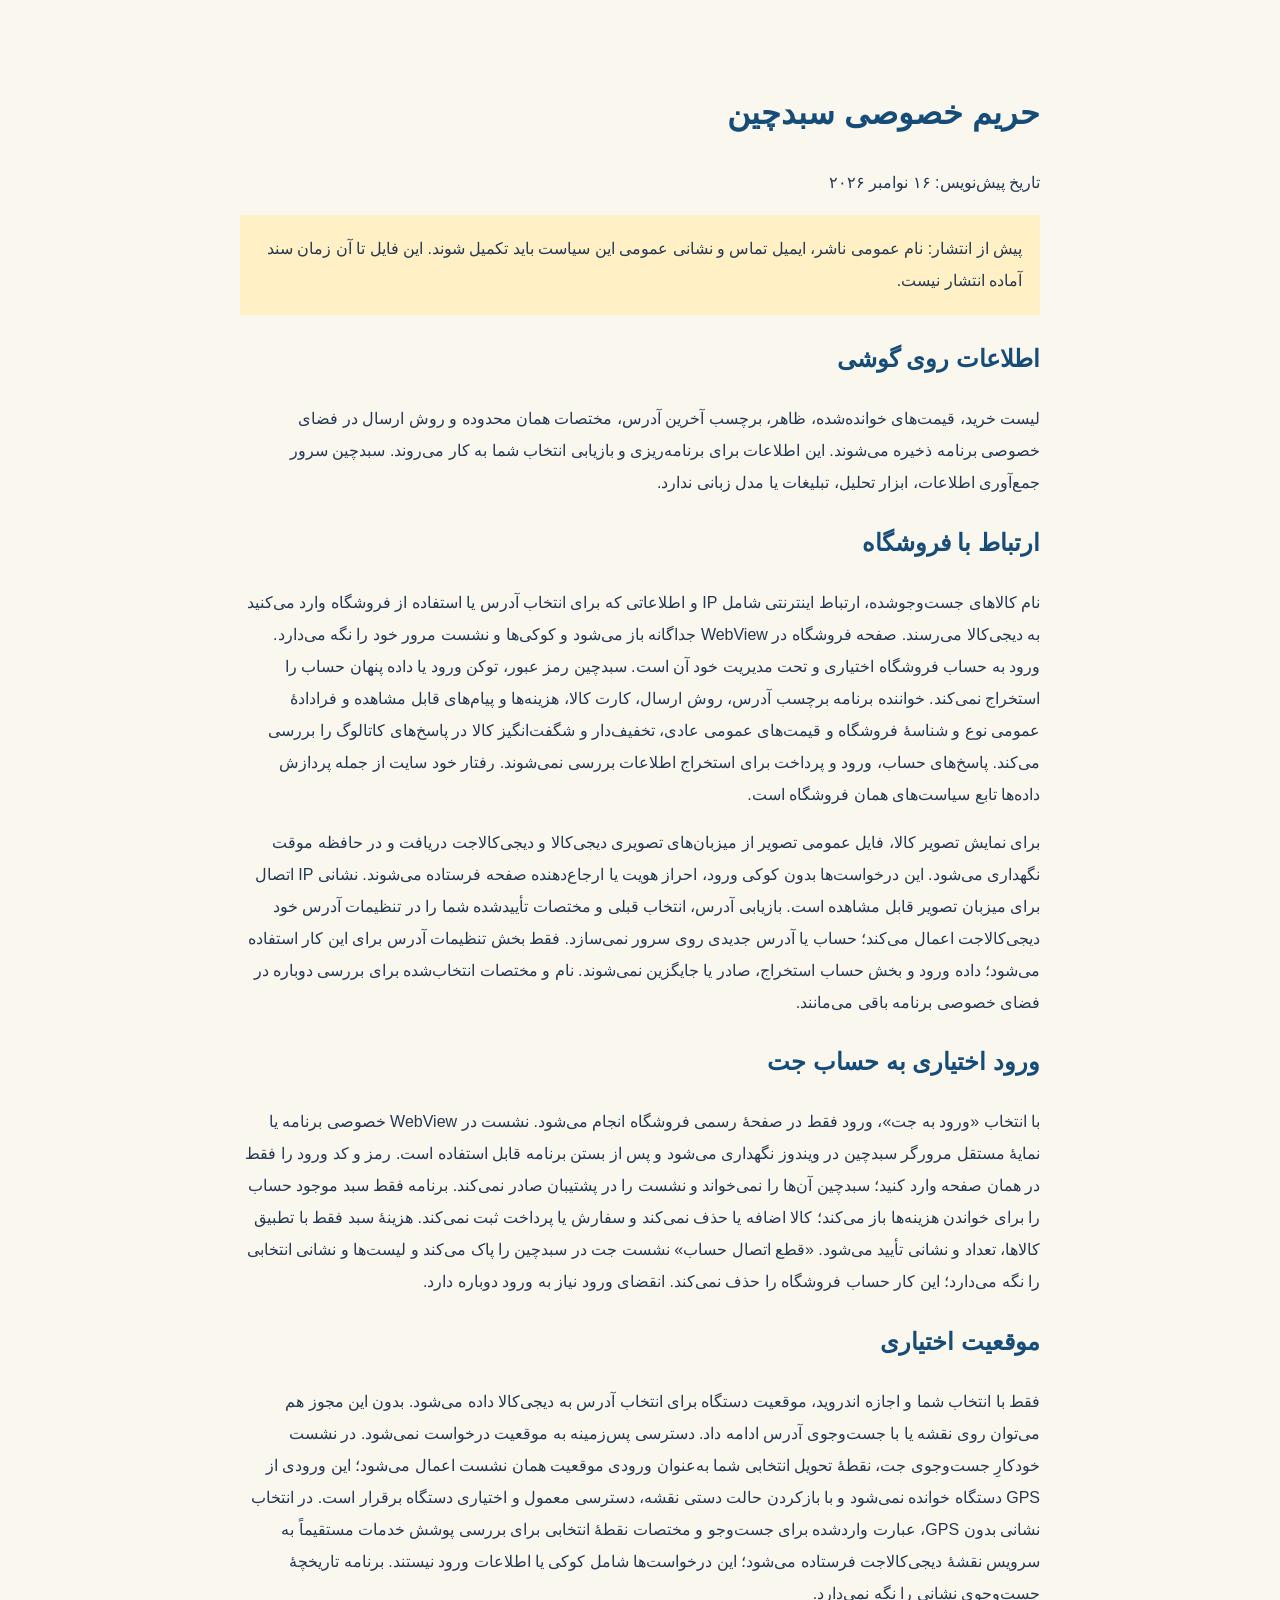
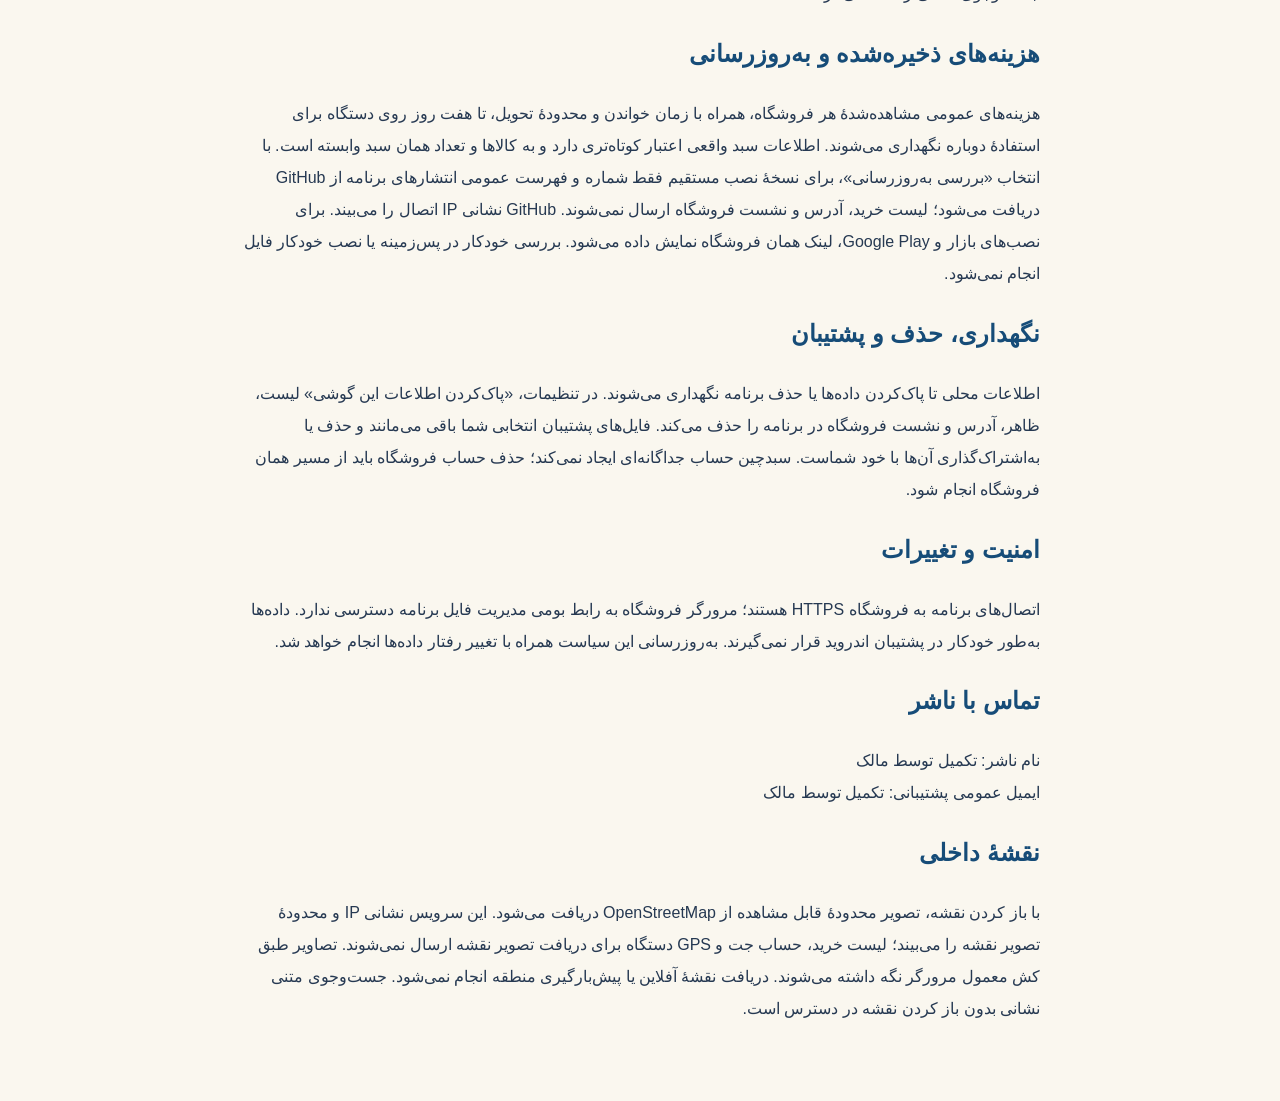
<file: release/privacy-policy-fa.html>
<!doctype html><html lang="fa" dir="rtl"><meta charset="utf-8"><meta name="viewport" content="width=device-width, initial-scale=1"><title>حریم خصوصی سبدچین — پیش‌نویس انتشار</title><style>body{font:16px/2 Tahoma,sans-serif;max-width:800px;margin:40px auto;padding:20px;background:#faf7ef;color:#263952}h1,h2{color:#164c78}.pending{background:#fff0c5;padding:18px}a{color:#164c78}</style>
<h1>حریم خصوصی سبدچین</h1><p>تاریخ پیش‌نویس: ۱۶ نوامبر ۲۰۲۶</p><p class="pending">پیش از انتشار: نام عمومی ناشر، ایمیل تماس و نشانی عمومی این سیاست باید تکمیل شوند. این فایل تا آن زمان سند آماده انتشار نیست.</p>
<h2>اطلاعات روی گوشی</h2><p>لیست خرید، قیمت‌های خوانده‌شده، ظاهر، برچسب آخرین آدرس، مختصات همان محدوده و روش ارسال در فضای خصوصی برنامه ذخیره می‌شوند. این اطلاعات برای برنامه‌ریزی و بازیابی انتخاب شما به کار می‌روند. سبدچین سرور جمع‌آوری اطلاعات، ابزار تحلیل، تبلیغات یا مدل زبانی ندارد.</p>
<h2>ارتباط با فروشگاه</h2><p>نام کالاهای جست‌وجوشده، ارتباط اینترنتی شامل IP و اطلاعاتی که برای انتخاب آدرس یا استفاده از فروشگاه وارد می‌کنید به دیجی‌کالا می‌رسند. صفحه فروشگاه در WebView جداگانه باز می‌شود و کوکی‌ها و نشست مرور خود را نگه می‌دارد. ورود به حساب فروشگاه اختیاری و تحت مدیریت خود آن است. سبدچین رمز عبور، توکن ورود یا داده پنهان حساب را استخراج نمی‌کند. خواننده برنامه برچسب آدرس، روش ارسال، کارت کالا، هزینه‌ها و پیام‌های قابل مشاهده و فرادادهٔ عمومی نوع و شناسهٔ فروشگاه و قیمت‌های عمومی عادی، تخفیف‌دار و شگفت‌انگیز کالا در پاسخ‌های کاتالوگ را بررسی می‌کند. پاسخ‌های حساب، ورود و پرداخت برای استخراج اطلاعات بررسی نمی‌شوند. رفتار خود سایت از جمله پردازش داده‌ها تابع سیاست‌های همان فروشگاه است.</p>
<p>برای نمایش تصویر کالا، فایل عمومی تصویر از میزبان‌های تصویری دیجی‌کالا و دیجی‌کالاجت دریافت و در حافظه موقت نگهداری می‌شود. این درخواست‌ها بدون کوکی ورود، احراز هویت یا ارجاع‌دهنده صفحه فرستاده می‌شوند. نشانی IP اتصال برای میزبان تصویر قابل مشاهده است. بازیابی آدرس، انتخاب قبلی و مختصات تأییدشده شما را در تنظیمات آدرس خود دیجی‌کالاجت اعمال می‌کند؛ حساب یا آدرس جدیدی روی سرور نمی‌سازد. فقط بخش تنظیمات آدرس برای این کار استفاده می‌شود؛ داده ورود و بخش حساب استخراج، صادر یا جایگزین نمی‌شوند. نام و مختصات انتخاب‌شده برای بررسی دوباره در فضای خصوصی برنامه باقی می‌مانند.</p><h2>ورود اختیاری به حساب جت</h2><p>با انتخاب «ورود به جت»، ورود فقط در صفحهٔ رسمی فروشگاه انجام می‌شود. نشست در WebView خصوصی برنامه یا نمایهٔ مستقل مرورگر سبدچین در ویندوز نگهداری می‌شود و پس از بستن برنامه قابل استفاده است. رمز و کد ورود را فقط در همان صفحه وارد کنید؛ سبدچین آن‌ها را نمی‌خواند و نشست را در پشتیبان صادر نمی‌کند. برنامه فقط سبد موجود حساب را برای خواندن هزینه‌ها باز می‌کند؛ کالا اضافه یا حذف نمی‌کند و سفارش یا پرداخت ثبت نمی‌کند. هزینهٔ سبد فقط با تطبیق کالاها، تعداد و نشانی تأیید می‌شود. «قطع اتصال حساب» نشست جت در سبدچین را پاک می‌کند و لیست‌ها و نشانی انتخابی را نگه می‌دارد؛ این کار حساب فروشگاه را حذف نمی‌کند. انقضای ورود نیاز به ورود دوباره دارد.</p><h2>موقعیت اختیاری</h2><p>فقط با انتخاب شما و اجازه اندروید، موقعیت دستگاه برای انتخاب آدرس به دیجی‌کالا داده می‌شود. بدون این مجوز هم می‌توان روی نقشه یا با جست‌وجوی آدرس ادامه داد. دسترسی پس‌زمینه به موقعیت درخواست نمی‌شود. در نشست خودکارِ جست‌وجوی جت، نقطهٔ تحویل انتخابی شما به‌عنوان ورودی موقعیت همان نشست اعمال می‌شود؛ این ورودی از GPS دستگاه خوانده نمی‌شود و با بازکردن حالت دستی نقشه، دسترسی معمول و اختیاری دستگاه برقرار است. در انتخاب نشانی بدون GPS، عبارت واردشده برای جست‌وجو و مختصات نقطهٔ انتخابی برای بررسی پوشش خدمات مستقیماً به سرویس نقشهٔ دیجی‌کالاجت فرستاده می‌شود؛ این درخواست‌ها شامل کوکی یا اطلاعات ورود نیستند. برنامه تاریخچهٔ جست‌وجوی نشانی را نگه نمی‌دارد.</p>
<h2>هزینه‌های ذخیره‌شده و به‌روزرسانی</h2><p>هزینه‌های عمومی مشاهده‌شدهٔ هر فروشگاه، همراه با زمان خواندن و محدودهٔ تحویل، تا هفت روز روی دستگاه برای استفادهٔ دوباره نگهداری می‌شوند. اطلاعات سبد واقعی اعتبار کوتاه‌تری دارد و به کالاها و تعداد همان سبد وابسته است. با انتخاب «بررسی به‌روزرسانی»، برای نسخهٔ نصب مستقیم فقط شماره و فهرست عمومی انتشارهای برنامه از GitHub دریافت می‌شود؛ لیست خرید، آدرس و نشست فروشگاه ارسال نمی‌شوند. GitHub نشانی IP اتصال را می‌بیند. برای نصب‌های بازار و Google Play، لینک همان فروشگاه نمایش داده می‌شود. بررسی خودکار در پس‌زمینه یا نصب خودکار فایل انجام نمی‌شود.</p><h2>نگهداری، حذف و پشتیبان</h2><p>اطلاعات محلی تا پاک‌کردن داده‌ها یا حذف برنامه نگهداری می‌شوند. در تنظیمات، «پاک‌کردن اطلاعات این گوشی» لیست، ظاهر، آدرس و نشست فروشگاه در برنامه را حذف می‌کند. فایل‌های پشتیبان انتخابی شما باقی می‌مانند و حذف یا به‌اشتراک‌گذاری آن‌ها با خود شماست. سبدچین حساب جداگانه‌ای ایجاد نمی‌کند؛ حذف حساب فروشگاه باید از مسیر همان فروشگاه انجام شود.</p>
<h2>امنیت و تغییرات</h2><p>اتصال‌های برنامه به فروشگاه HTTPS هستند؛ مرورگر فروشگاه به رابط بومی مدیریت فایل برنامه دسترسی ندارد. داده‌ها به‌طور خودکار در پشتیبان اندروید قرار نمی‌گیرند. به‌روزرسانی این سیاست همراه با تغییر رفتار داده‌ها انجام خواهد شد.</p>
<h2>تماس با ناشر</h2><p>نام ناشر: تکمیل توسط مالک<br>ایمیل عمومی پشتیبانی: تکمیل توسط مالک</p><h2>نقشهٔ داخلی</h2><p>با باز کردن نقشه، تصویر محدودهٔ قابل مشاهده از OpenStreetMap دریافت می‌شود. این سرویس نشانی IP و محدودهٔ تصویر نقشه را می‌بیند؛ لیست خرید، حساب جت و GPS دستگاه برای دریافت تصویر نقشه ارسال نمی‌شوند. تصاویر طبق کش معمول مرورگر نگه داشته می‌شوند. دریافت نقشهٔ آفلاین یا پیش‌بارگیری منطقه انجام نمی‌شود. جست‌وجوی متنی نشانی بدون باز کردن نقشه در دسترس است.</p></html>
</file>
